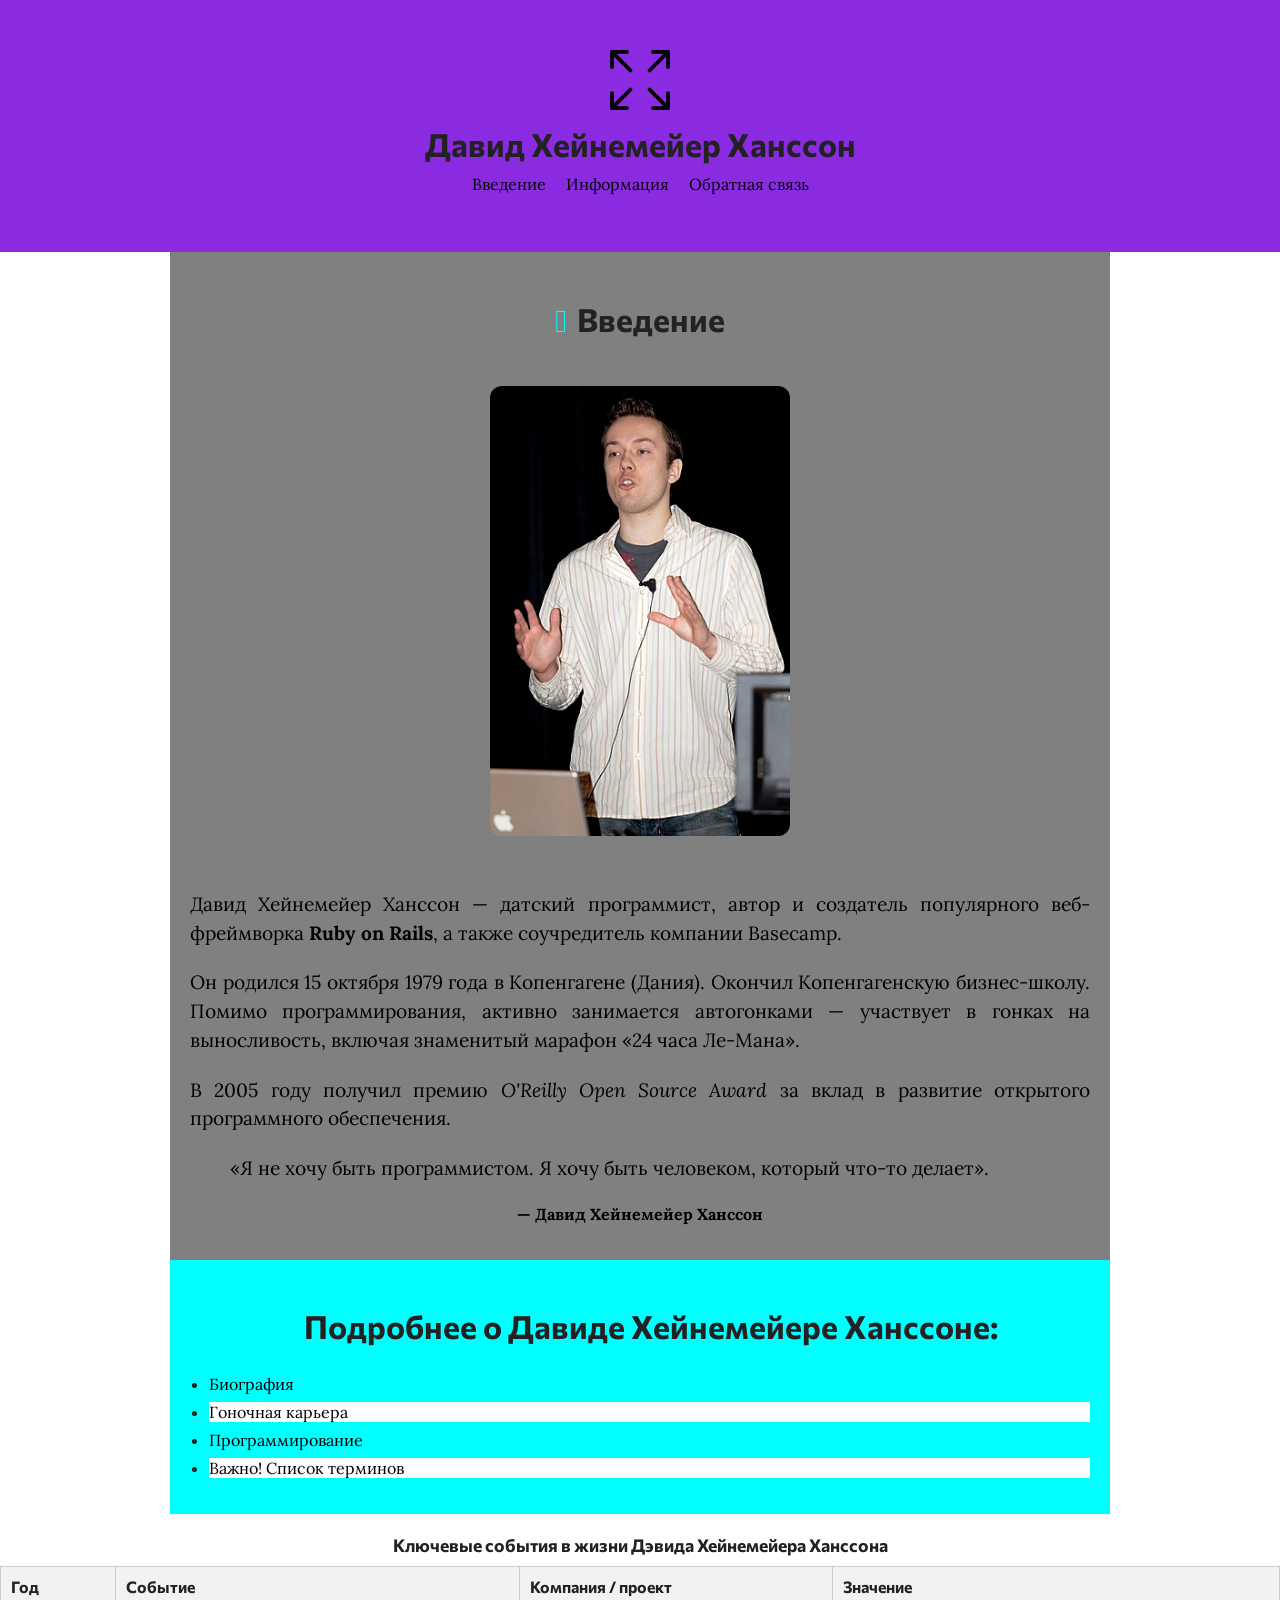
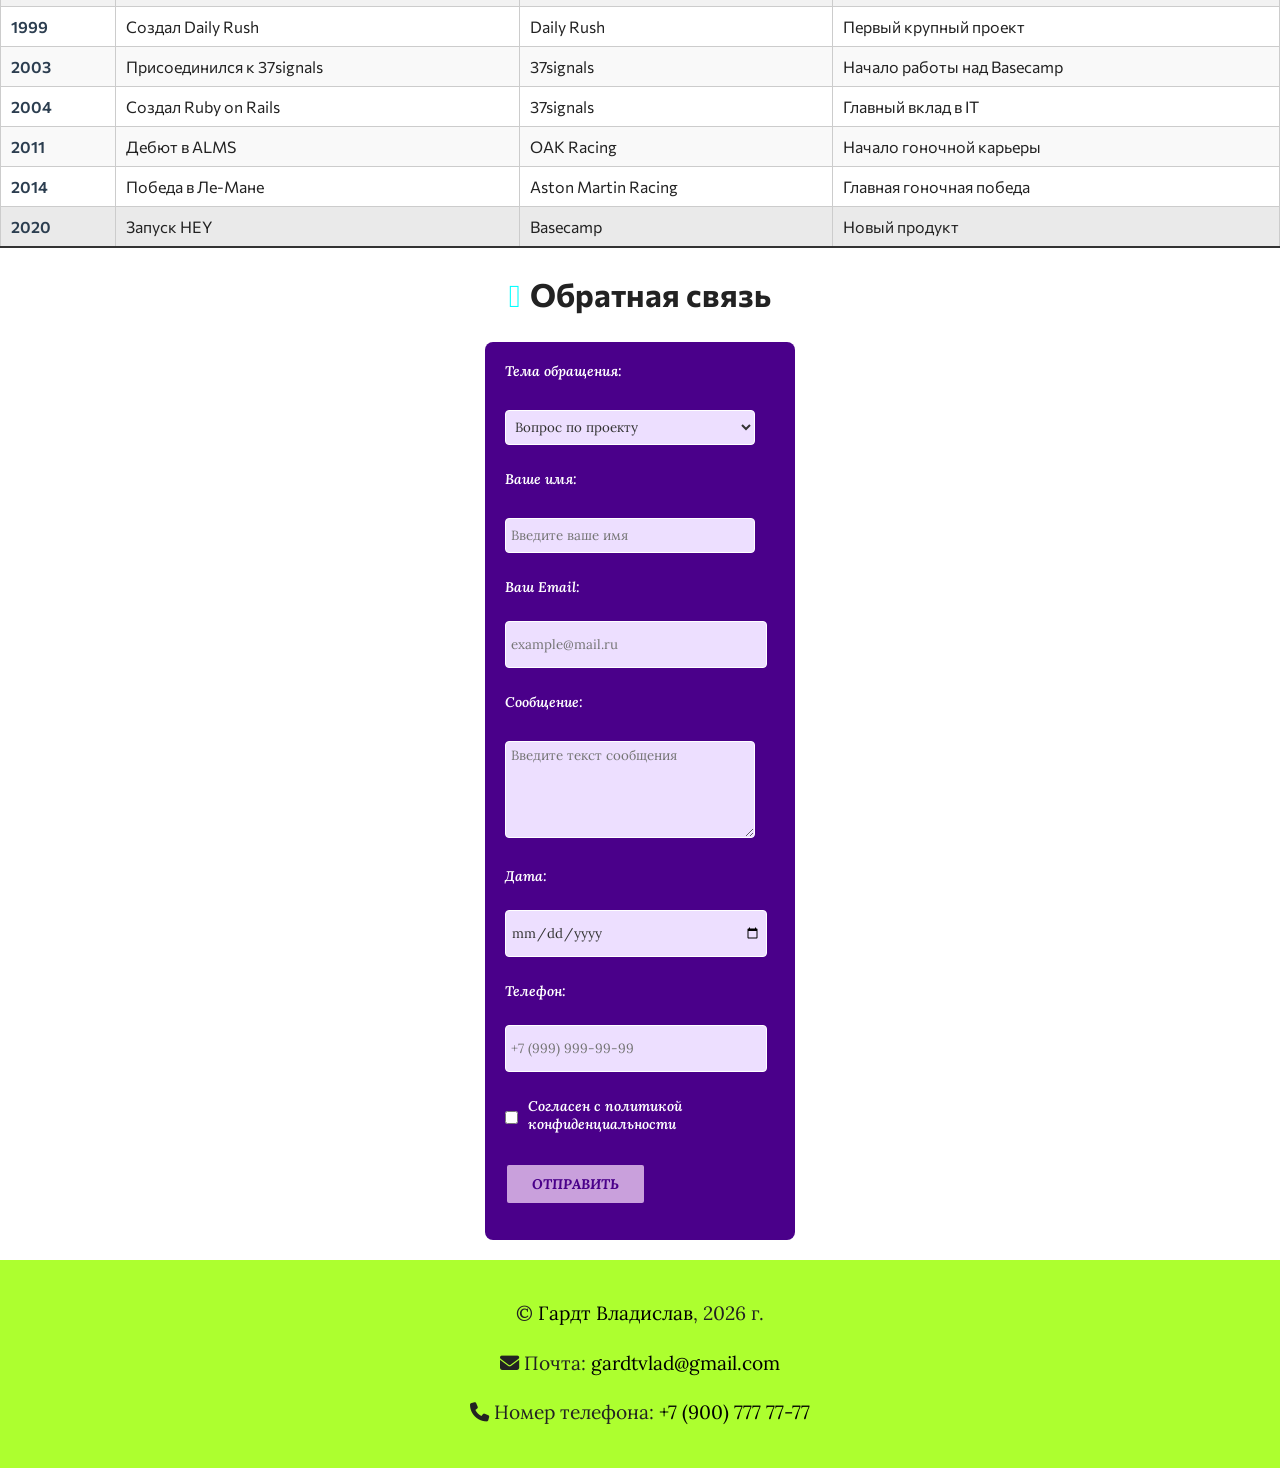
<file: index.html>
<!DOCTYPE html>
<html lang="ru">

<head>
    <meta charset="UTF-8">
    <meta http-equiv="X-UA-Compatible" content="IE=edge">
    <meta name="viewport" content="width=device-width, initial-scale=1.0, ya-title=#000000, ya-dock=fade">
    <meta name="description"
        content="Сайт о Дэвиде Хейнемейере Ханссоне — программисте, создателе Ruby on Rails и авторе книг.">
    <meta name="keywords" content="Дэвид Хейнемейер Ханссон, Ruby on Rails, Basecamp, программирование, гонки">
    <title>Давид Хейнемейер Ханссон — сайт об учёном</title>
    <meta property="og:title" content="Давид Хейнемейер Ханссон — сайт об учёном">
    <meta property="og:site_name" content="Сайт о Давиде Хейнемейере Ханссоне">
    <meta property="og:url" content="https://site.ru/index.html">
    <meta property="og:description"
        content="Сайт о Дэвиде Хейнемейере Ханссоне — программисте, создателе Ruby on Rails и авторе книг.">
    <meta property="og:image" content="https://site.ru/img/share.jpg">
    <!-- Chrome, Firefox OS and Opera -->
    <meta name="theme-color" content="#4285f4">
    <!-- Windows Phone -->
    <meta name="msapplication-navbutton-color" content="#4285f4">
    <!-- iOS Safari -->
    <meta name="apple-mobile-web-app-capable" content="yes">
    <meta name="apple-mobile-web-app-status-bar-style" content="black-translucent">
    <link rel="preconnect" href="https://fonts.googleapis.com">
    <link rel="preconnect" href="https://fonts.gstatic.com" crossorigin>
    <link
        href="https://fonts.googleapis.com/css2?family=Commissioner:wght@100..900&family=Lora:ital,wght@0,400..700;1,400..700&display=swap"
        rel="stylesheet">
    <link rel="stylesheet" href="https://cdnjs.cloudflare.com/ajax/libs/font-awesome/6.5.1/css/all.min.css">
    <link rel="stylesheet" href="css/style.css">
    <link rel="icon" type="image/ico" sizes="32x32" href="img/favicon.ico">
    <link rel="icon" type="image/ico" sizes="16x16" href="img/favicon.ico">
    <link rel="shortcut icon" href="img/favicon.ico">
</head>

<body>
    <header>
        <img class="logo" src="img/logo.svg" alt="Логотип сайта">
        <h1>Давид Хейнемейер Ханссон</h1>
        <nav>
            <ul>
                <li><a href="#about">Введение</a>
                </li>
                <li><a href="#info">Информация</a>
                </li>
                <li><a href="#feedback">Обратная связь</a>
                </li>
            </ul>
        </nav>
    </header>
    <main>
        <section class="about" id="about">
            <h2>Введение</h2>
            <img class="portrait" src="img/David_Heinemeier_Hansson.jpg" alt="Портрет Давида Хейнемейера Ханссона">
            <p>
                Давид Хейнемейер Ханссон — датский программист, автор и
                создатель популярного веб-фреймворка <strong>Ruby on Rails</strong>,
                а также соучредитель компании Basecamp.
            </p>
            <p>
                Он родился <time datetime="1979-10-15">15 октября 1979 года</time>
                в Копенгагене (Дания). Окончил Копенгагенскую бизнес-школу.
                Помимо программирования, активно занимается автогонками —
                участвует в гонках на выносливость, включая знаменитый
                марафон «24 часа Ле-Мана».
            </p>
            <p>
                В 2005 году получил премию <em>O'Reilly Open Source Award</em>
                за вклад в развитие открытого программного обеспечения.
            </p>
            <blockquote>
                <p>«Я не хочу быть программистом. Я хочу быть человеком, который что-то делает».</p>
                <cite>— Давид Хейнемейер Ханссон</cite>
            </blockquote>
        </section>
        <section class="articles" id="info">
            <h2>Подробнее о Давиде Хейнемейере Ханссоне:</h2>
            <ul>
                <li><a href="article1.html">Биография</a></li>
                <li><a href="article2.html">Гоночная карьера</a></li>
                <li><a href="article3.html">Программирование</a></li>
                <li><a href="article4.html">Список терминов</a></li>
            </ul>
        </section>
        <table>
            <caption>Ключевые события в жизни Дэвида Хейнемейера Ханссона</caption>
            <thead>
                <tr>
                    <th>Год</th>
                    <th>Событие</th>
                    <th>Компания / проект</th>
                    <th>Значение</th>
                </tr>
            </thead>
            <tbody>
                <tr>
                    <td>1999</td>
                    <td>Создал Daily Rush</td>
                    <td>Daily Rush</td>
                    <td>Первый крупный проект</td>
                </tr>
                <tr>
                    <td>2003</td>
                    <td>Присоединился к 37signals</td>
                    <td>37signals</td>
                    <td>Начало работы над Basecamp</td>
                </tr>
                <tr>
                    <td>2004</td>
                    <td>Создал Ruby on Rails</td>
                    <td>37signals</td>
                    <td>Главный вклад в IT</td>
                </tr>
                <tr>
                    <td>2011</td>
                    <td>Дебют в ALMS</td>
                    <td>OAK Racing</td>
                    <td>Начало гоночной карьеры</td>
                </tr>
                <tr>
                    <td>2014</td>
                    <td>Победа в Ле-Мане</td>
                    <td>Aston Martin Racing</td>
                    <td>Главная гоночная победа</td>
                </tr>
                <tr>
                    <td>2020</td>
                    <td>Запуск HEY</td>
                    <td>Basecamp</td>
                    <td>Новый продукт</td>
                </tr>
            </tbody>
        </table>
        <section id="feedback">
            <h2>Обратная связь</h2>
            <form id="contact-form" action="#" method="post">
                <div class="form_item">
                    <label for="topic">Тема обращения:</label><br>
                    <select id="topic" name="topic" required>
                        <option value="question">Вопрос по проекту</option>
                        <option value="cooperation">Предложение о сотрудничестве</option>
                        <option value="error">Сообщить об ошибке</option>
                    </select>
                </div>
                <div class="form_item">
                    <label for="username">Ваше имя:</label><br>
                    <input type="text" id="username" name="username" placeholder="Введите ваше имя" required>
                </div>
                <div class="form_item">
                    <label for="useremail">Ваш Email:</label><br>
                    <input type="email" id="useremail" name="useremail" placeholder="example@mail.ru" required>
                </div>
                <div class="form_item">
                    <label for="message">Сообщение:</label><br>
                    <textarea id="message" name="message" rows="5" cols="30" placeholder="Введите текст сообщения"
                        required></textarea>
                </div>
                <div class="form_item">
                    <label for="date">Дата:</label><br>
                    <input type="date" id="date" name="date" required>
                </div>
                <div class="form_item">
                    <label for="tel">Телефон:</label><br>
                    <input type="tel" id="tel" name="tel" placeholder="+7 (999) 999-99-99" required>
                </div>
                <div class="form_item checkbox-item">
                    <input type="checkbox" id="privacy" name="privacy" required>
                    <label for="privacy">Согласен с политикой конфиденциальности</label>
                </div>

                <div class="form_item">
                    <input type="submit" value="Отправить">
                </div>
            </form>
        </section>
    </main>
    <footer>
        <p>&copy; <a target="_blank" href="https://vk.ru/jordgubbe">Гардт Владислав</a>, 2026 г.</p>
        <p><i class="fa-solid fa-envelope"></i> Почта: <a href="mailto:gardtvlad@gmail.com">gardtvlad@gmail.com</a></p>
        <p><i class="fa-solid fa-phone"></i> Номер телефона: <a href="tel:+79007777777">+7 (900) 777 77-77</a></p>
    </footer>
</body>

</html>
</file>
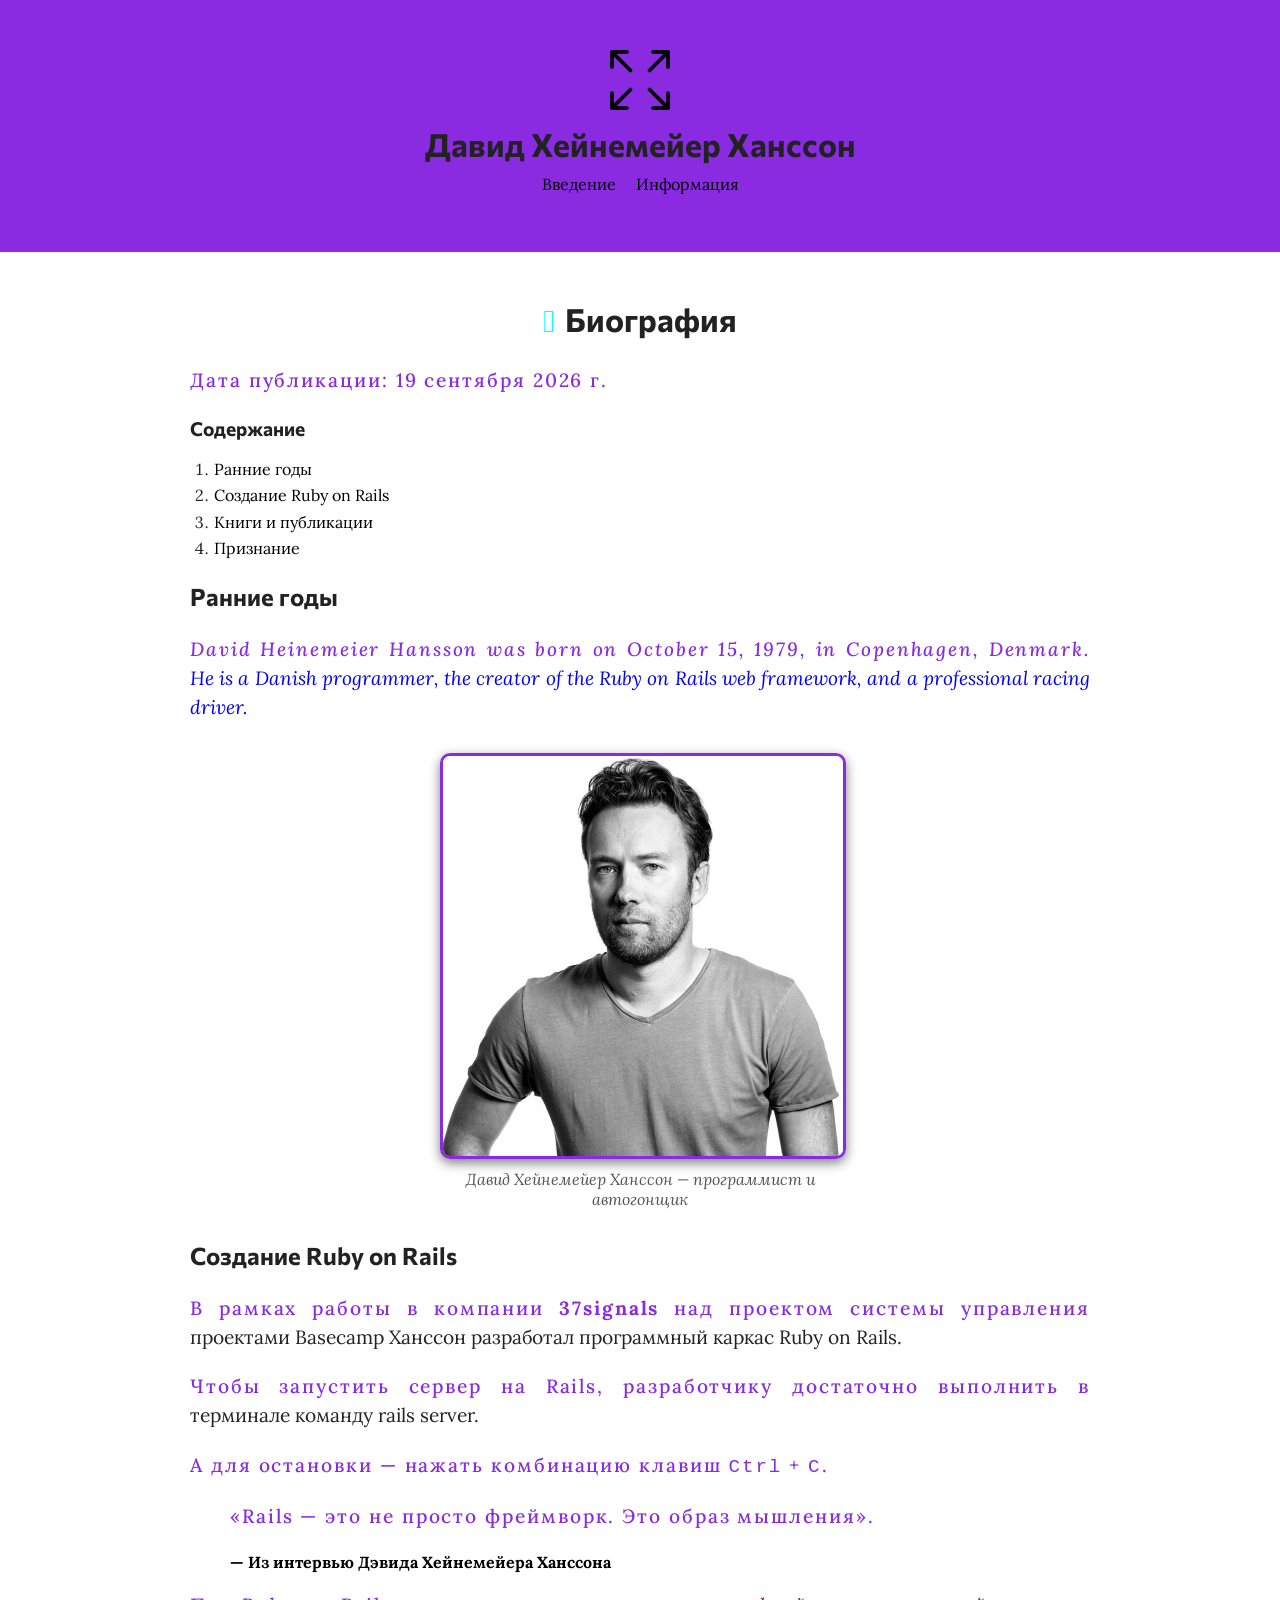
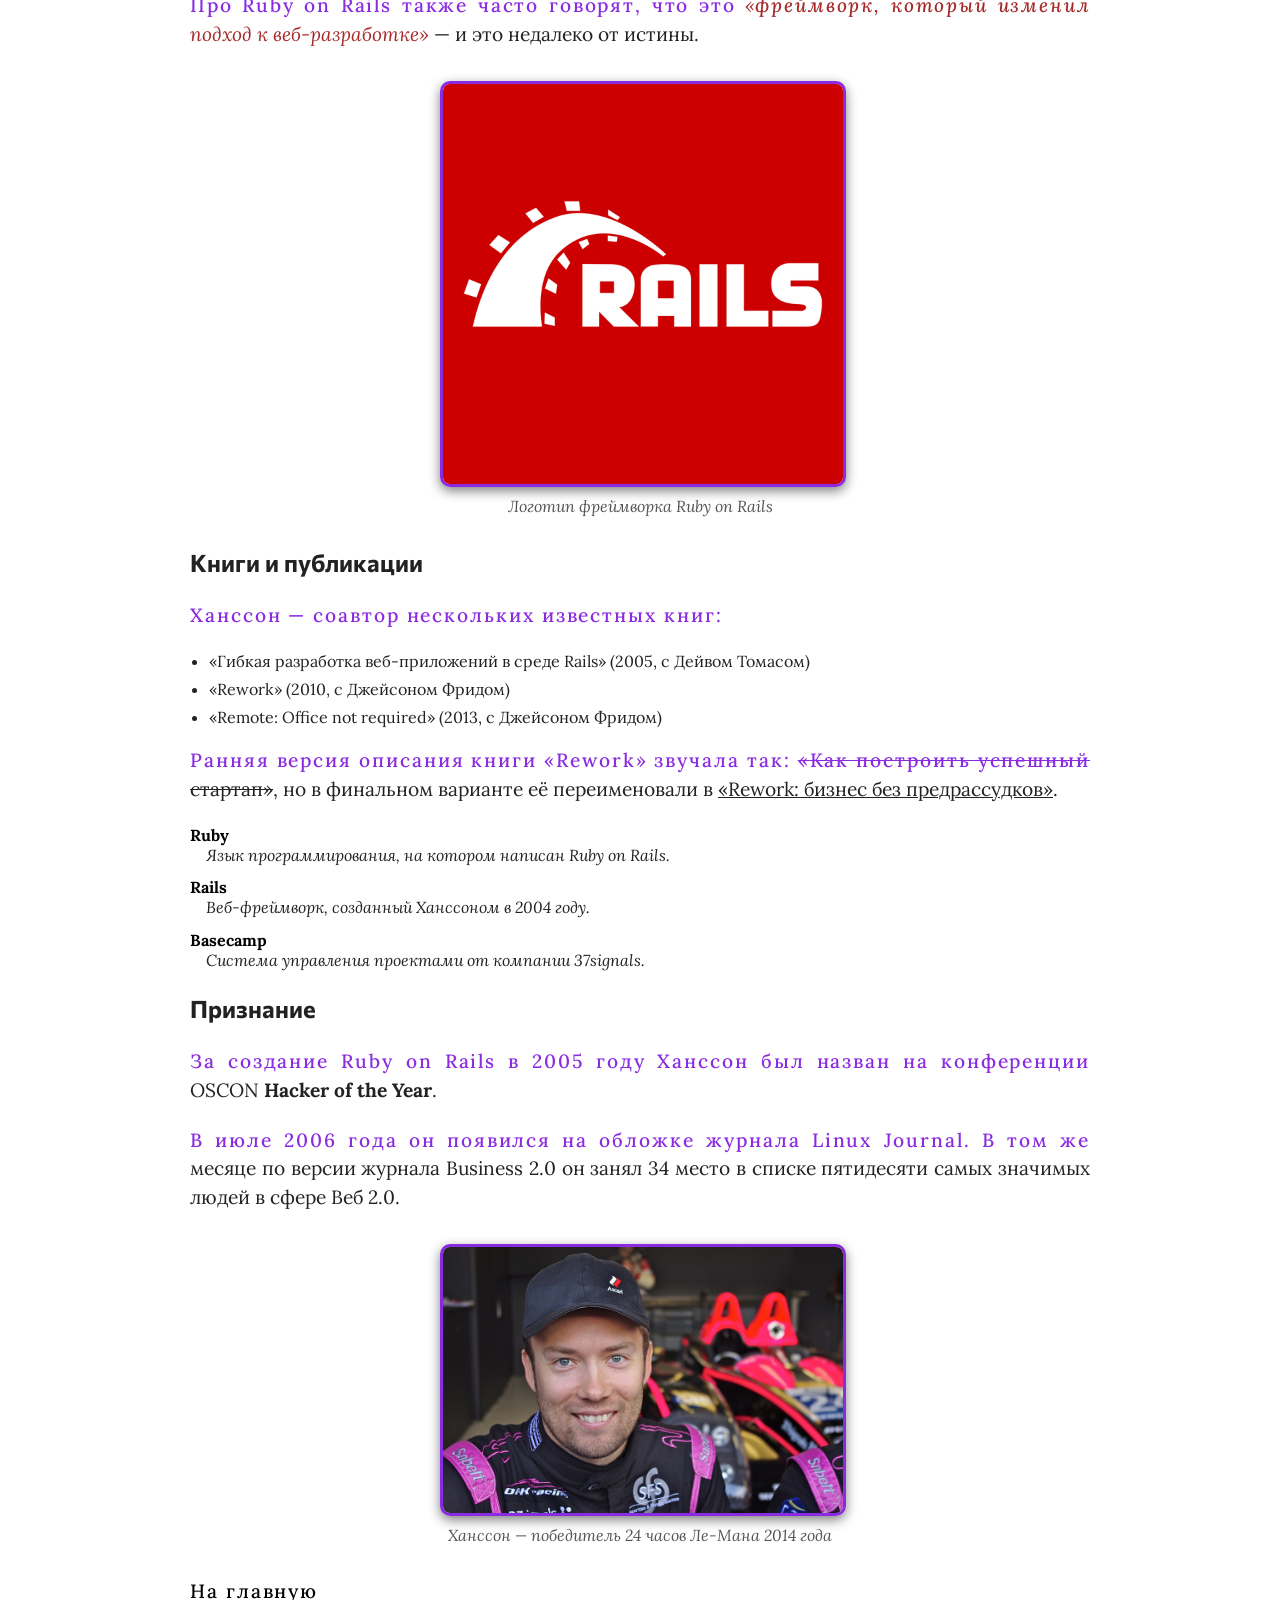
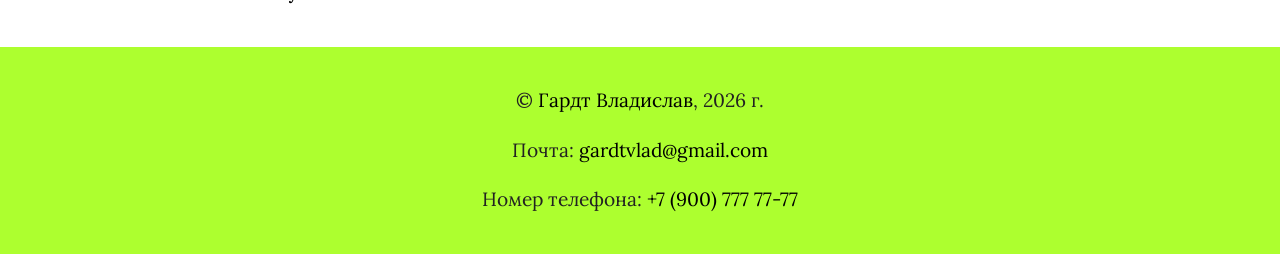
<file: article1.html>
<!DOCTYPE html>
<html lang="ru">

<head>
    <meta charset="UTF-8">
    <meta http-equiv="X-UA-Compatible" content="IE=edge">
    <meta name="viewport" content="width=device-width, initial-scale=1.0, ya-title=#000000, ya-dock=fade">
    <meta name="description"
        content="Биография Дэвида Хейнемейера Ханссона: ранние годы, создание Ruby on Rails, книги и признание.">
    <meta name="keywords" content="Хейнемейер Ханссон, гонки, Ле-Ман, ALMS, автоспорт">
    <title>Гоночная карьера Давида Хейнемейера Ханссона</title>
    <meta property="og:title" content="Биография Дэвида Хейнемейера Ханссона">
    <meta property="og:site_name" content="Сайт о Давиде Хейнемейере Ханссоне">
    <meta property="og:url" content="https://site.ru/article1.html">
    <meta property="og:description"
        content="Биография Дэвида Хейнемейера Ханссона: ранние годы, создание Ruby on Rails, книги и признание.">
    <meta property="og:image" content="https://site.ru/img/share.jpg">
    <!-- Chrome, Firefox OS and Opera -->
    <meta name="theme-color" content="#4285f4">
    <!-- Windows Phone -->
    <meta name="msapplication-navbutton-color" content="#4285f4">
    <!-- iOS Safari -->
    <meta name="apple-mobile-web-app-capable" content="yes">
    <meta name="apple-mobile-web-app-status-bar-style" content="black-translucent">
    <link rel="preconnect" href="https://fonts.googleapis.com">
    <link rel="preconnect" href="https://fonts.gstatic.com" crossorigin>
    <link
        href="https://fonts.googleapis.com/css2?family=Commissioner:wght@100..900&family=Lora:ital,wght@0,400..700;1,400..700&display=swap"
        rel="stylesheet">
    <link rel="stylesheet" href="https://cdnjs.cloudflare.com/ajax/libs/font-awesome/6.5.1/css/all.min.css">
    <link rel="stylesheet" href="css/style.css">
    <link rel="icon" type="image/ico" sizes="32x32" href="img/favicon.ico">
    <link rel="icon" type="image/ico" sizes="16x16" href="img/favicon.ico">
    <link rel="shortcut icon" href="img/favicon.ico">
</head>

<body>
    <header>
        <img class="logo" src="img/logo.svg" alt="Логотип сайта">

        <h1>Давид Хейнемейер Ханссон</h1>
        <nav>
            <ul>
                <li><a href="index.html#about">Введение</a></li>
                <li><a href="index.html#info">Информация</a></li>
            </ul>
        </nav>
    </header>
    <main>
        <article>
            <h2>Биография</h2>
            <p>
                Дата публикации:
                <time datetime="2026-09-19">19 сентября 2026 г.</time>
            </p>
            <nav class="toc">
                <h3>Содержание</h3>
                <ol>
                    <li><a href="#early-years">Ранние годы</a></li>
                    <li><a href="#rails">Создание Ruby on Rails</a></li>
                    <li><a href="#books">Книги и публикации</a></li>
                    <li><a href="#recognition">Признание</a></li>
                </ol>
            </nav>
            <section id="early-years">
                <h3>Ранние годы</h3>
                <p lang="en">
                    David Heinemeier Hansson was born on October 15, 1979, in Copenhagen, Denmark. He is a Danish
                    programmer, the creator of the Ruby on Rails web framework, and a professional racing driver.
                </p>

                <figure>
                    <img src="img/DHH-Profile-Headshot-Just-Get-Started-Podcast.png"
                        alt="Портрет Давида Хейнемейера Ханссона">
                    <figcaption>Давид Хейнемейер Ханссон — программист и автогонщик</figcaption>
                </figure>
            </section>

            <section id="rails">
                <h3>Создание Ruby on Rails</h3>
                <p>
                    В рамках работы в компании <strong>37signals</strong> над проектом системы
                    управления проектами Basecamp Ханссон разработал программный каркас
                    Ruby on Rails.
                </p>
                <p>
                    Чтобы запустить сервер на Rails, разработчику достаточно выполнить
                    в терминале команду rails server.
                </p>
                <p>
                    А для остановки — нажать комбинацию клавиш <kbd>Ctrl</kbd> + <kbd>C</kbd>.
                </p>
                <blockquote>
                    <p>«Rails — это не просто фреймворк. Это образ мышления».</p>
                    <cite>— Из интервью Дэвида Хейнемейера Ханссона</cite>
                </blockquote>
                <p>
                    Про Ruby on Rails также часто говорят, что это
                    <q>фреймворк, который изменил подход к веб-разработке</q>
                    — и это недалеко от истины.
                </p>
                <figure><img src="img/f52c36a5909a9d619c671c031c501563.png" alt="Логотип фреймворка Ruby on Rails">
                    <figcaption>Логотип фреймворка Ruby on Rails</figcaption>
                </figure>
            </section>
            <section id="books">
                <h3>Книги и публикации</h3>
                <p>
                    Ханссон — соавтор нескольких известных книг:
                </p>
                <ul>
                    <li>«Гибкая разработка веб-приложений в среде Rails» (2005, с Дейвом Томасом)</li>
                    <li>«Rework» (2010, с Джейсоном Фридом)</li>
                    <li>«Remote: Office not required» (2013, с Джейсоном Фридом)</li>
                </ul>
                <p>
                    Ранняя версия описания книги «Rework» звучала так:
                    <del>«Как построить успешный стартап»</del>,
                    но в финальном варианте её переименовали в
                    <ins>«Rework: бизнес без предрассудков»</ins>.
                </p>
                <dl>
                    <dt>Ruby</dt>
                    <dd>Язык программирования, на котором написан Ruby on Rails.</dd>

                    <dt>Rails</dt>
                    <dd>Веб-фреймворк, созданный Ханссоном в 2004 году.</dd>

                    <dt>Basecamp</dt>
                    <dd>Система управления проектами от компании 37signals.</dd>
                </dl>
            </section>
            <section id="recognition">
                <h3>Признание</h3>
                <p>
                    За создание Ruby on Rails в <time datetime="2005">2005</time> году
                    Ханссон был назван на конференции OSCON
                    <strong>Hacker of the Year</strong>.
                </p>
                <p>
                    В <time datetime="2006-07">июле 2006 года</time> он появился
                    на обложке журнала Linux Journal. В том же месяце
                    по версии журнала Business 2.0 он занял
                    34 место в списке пятидесяти самых значимых
                    людей в сфере Веб 2.0.
                </p>
                <figure>
                    <img src="img/David_Heinemeier_Hansson_Driver_of_Oak_Racing's_Morgan_Nissan_(8667991007).jpg"
                        alt="Давид Хейнемейер Ханссон на гонке 24 часа Ле-Мана">
                    <figcaption>Ханссон — победитель 24 часов Ле-Мана 2014 года</figcaption>
                </figure>
            </section>
            <p><a href="index.html">На главную</a></p>
        </article>
    </main>
    <footer>
        <p>&copy; <a target="_blank" href="https://vk.ru/jordgubbe">Гардт Владислав</a>, 2026 г.</p>
        <p>Почта: <a href="mailto:gardtvlad@gmail.com">gardtvlad@gmail.com</a></p>
        <p>Номер телефона: <a href="tel:+79007777777">+7 (900) 777 77-77</a></p>
    </footer>
</body>

</html>
</file>
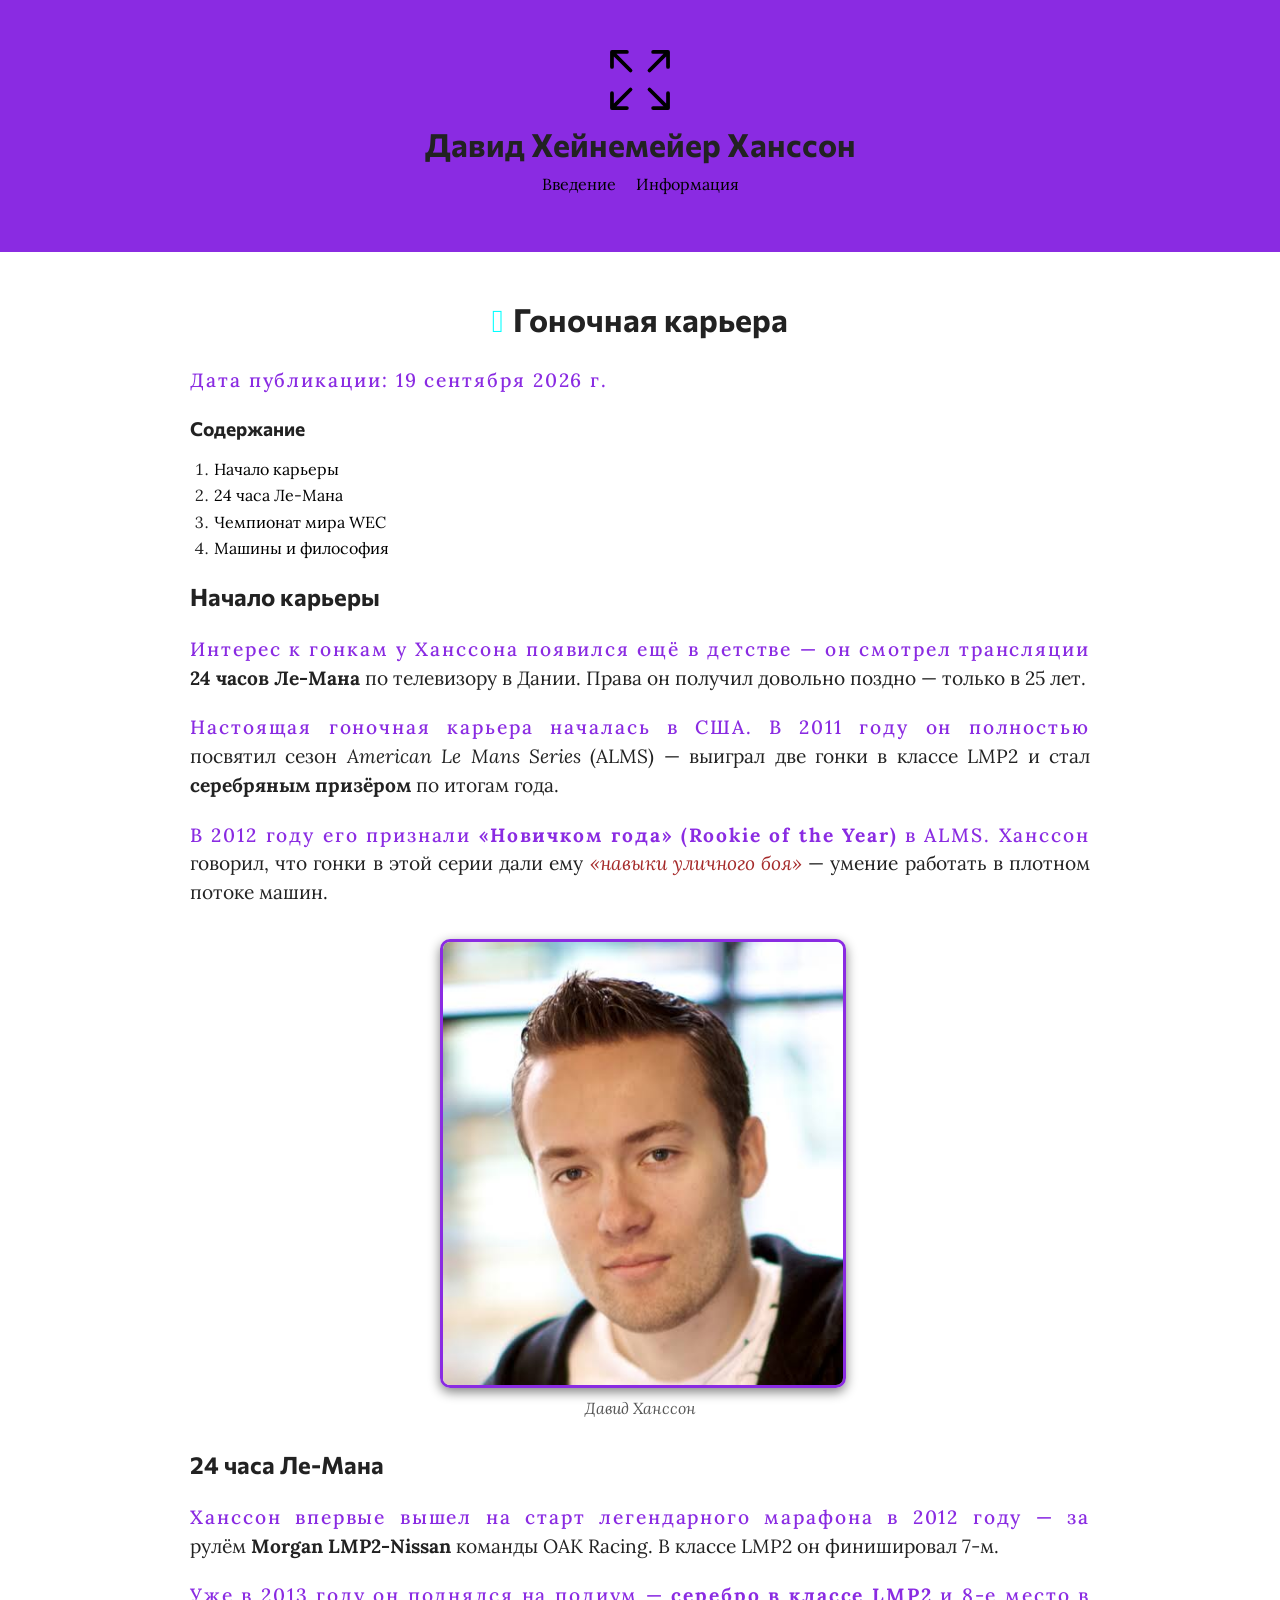
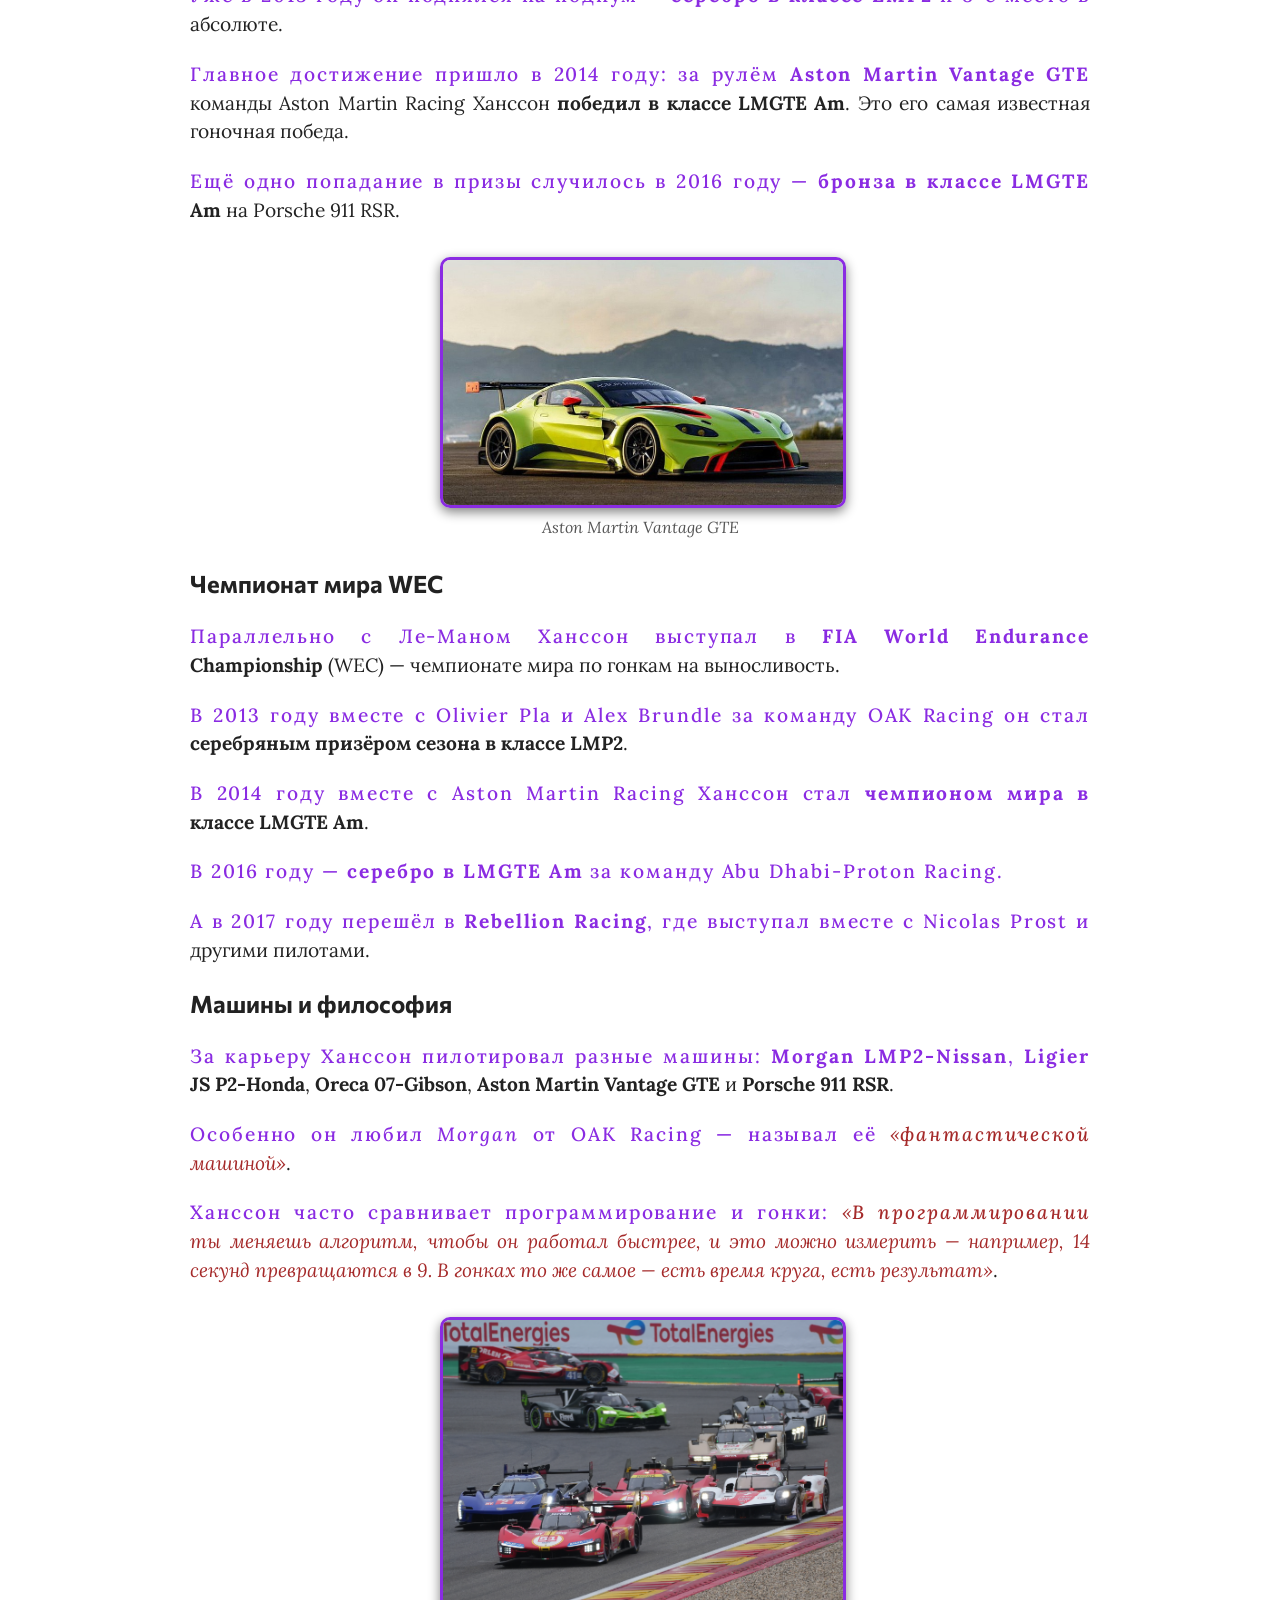
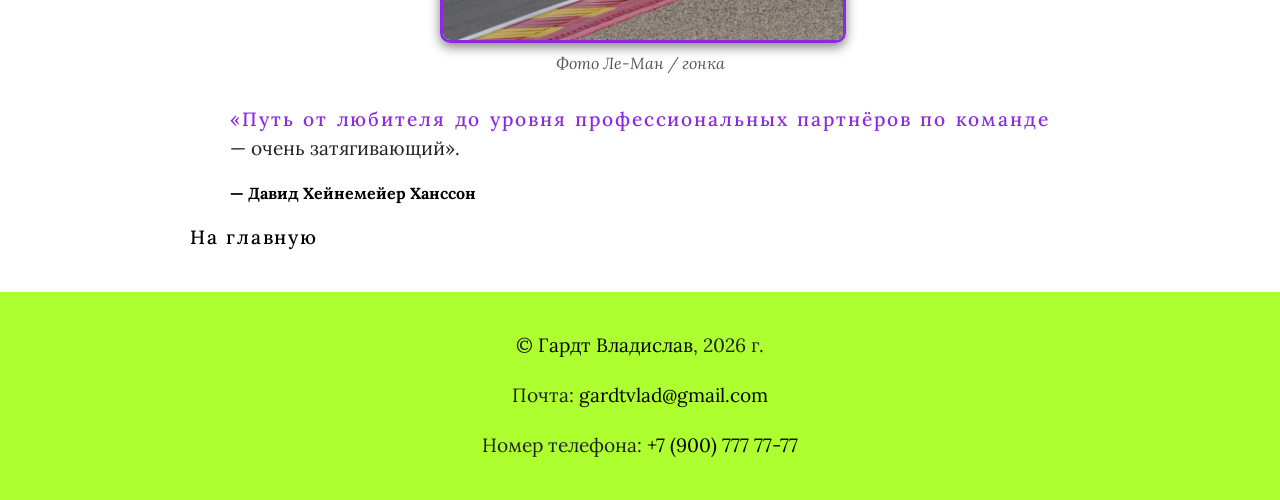
<file: article2.html>
<!DOCTYPE html>
<html lang="ru">

<head>
    <meta charset="UTF-8">
    <meta http-equiv="X-UA-Compatible" content="IE=edge">
    <meta name="viewport" content="width=device-width, initial-scale=1.0, ya-title=#000000, ya-dock=fade">
    <meta name="description" content="Гоночная карьера Дэвида Хейнемейера Ханссона — 24 часа Ле-Мана, WEC, ALMS.">
    <meta name="keywords" content="Хейнемейер Ханссон, гонки, Ле-Ман, WEC, ALMS, LMP2">
    <title>Гоночная карьера — Давид Хейнемейер Ханссон</title>
    <meta property="og:title" content="Гоночная карьера — Давид Хейнемейер Ханссон">
    <meta property="og:site_name" content="Сайт о Давиде Хейнемейере Ханссоне">
    <meta property="og:url" content="https://site.ru/article2.html">
    <meta property="og:description"
        content="Гоночная карьера Дэвида Хейнемейера Ханссона — 24 часа Ле-Мана, WEC, ALMS.">
    <meta property="og:image" content="https://site.ru/img/share.jpg">
    <!-- Chrome, Firefox OS and Opera -->
    <meta name="theme-color" content="#4285f4">
    <!-- Windows Phone -->
    <meta name="msapplication-navbutton-color" content="#4285f4">
    <!-- iOS Safari -->
    <meta name="apple-mobile-web-app-capable" content="yes">
    <meta name="apple-mobile-web-app-status-bar-style" content="black-translucent">
    <link rel="preconnect" href="https://fonts.googleapis.com">
    <link rel="preconnect" href="https://fonts.gstatic.com" crossorigin>
    <link
        href="https://fonts.googleapis.com/css2?family=Commissioner:wght@100..900&family=Lora:ital,wght@0,400..700;1,400..700&display=swap"
        rel="stylesheet">
    <link rel="stylesheet" href="https://cdnjs.cloudflare.com/ajax/libs/font-awesome/6.5.1/css/all.min.css">
    <link rel="stylesheet" href="css/style.css">
    <link rel="icon" type="image/ico" sizes="32x32" href="img/favicon.ico">
    <link rel="icon" type="image/ico" sizes="16x16" href="img/favicon.ico">
    <link rel="shortcut icon" href="img/favicon.ico">
</head>

<body>
    <header>
        <img class="logo" src="img/logo.svg" alt="Логотип сайта">
        <h1>Давид Хейнемейер Ханссон</h1>
        <nav>
            <ul>
                <li><a href="index.html#about">Введение</a></li>
                <li><a href="index.html#info">Информация</a></li>
            </ul>
        </nav>
    </header>
    <main>
        <article>
            <h2>Гоночная карьера</h2>
            <p>
                Дата публикации:
                <time datetime="2026-09-19">19 сентября 2026 г.</time>
            </p>
            <nav class="toc">
                <h3>Содержание</h3>
                <ol>
                    <li><a href="#early-career">Начало карьеры</a></li>
                    <li><a href="#le-mans">24 часа Ле-Мана</a></li>
                    <li><a href="#wec">Чемпионат мира WEC</a></li>
                    <li><a href="#cars">Машины и философия</a></li>
                </ol>
            </nav>
            <section id="early-career">
                <h3>Начало карьеры</h3>
                <p>
                    Интерес к гонкам у Ханссона появился ещё в детстве — он смотрел трансляции <strong>24 часов
                        Ле-Мана</strong> по телевизору в Дании. Права он получил довольно поздно — только в <time
                        datetime="2004">25 лет</time>.
                </p>
                <p>
                    Настоящая гоночная карьера началась в США. В <time datetime="2011">2011</time> году он полностью
                    посвятил сезон <em>American Le Mans Series</em> (ALMS) — выиграл две гонки в классе LMP2 и стал
                    <strong>серебряным призёром</strong> по итогам года.
                </p>
                <p>
                    В <time datetime="2012">2012</time> году его признали <strong>«Новичком года» (Rookie of the
                        Year)</strong> в ALMS. Ханссон говорил, что гонки в этой серии дали ему <q>навыки уличного
                        боя</q> — умение работать в плотном потоке машин.
                </p>
                <figure>
                    <img src="img/images.jpg" alt="Давид Ханссон">
                    <figcaption>Давид Ханссон</figcaption>
                </figure>
            </section>
            <section id="le-mans">
                <h3>24 часа Ле-Мана</h3>
                <p>
                    Ханссон впервые вышел на старт легендарного марафона в <time datetime="2012">2012</time> году — за
                    рулём <strong>Morgan LMP2-Nissan</strong> команды OAK Racing. В классе LMP2 он финишировал 7-м.
                </p>
                <p>
                    Уже в <time datetime="2013">2013</time> году он поднялся на подиум — <strong>серебро в классе
                        LMP2</strong> и 8-е место в абсолюте.
                </p>
                <p>
                    Главное достижение пришло в <time datetime="2014">2014</time> году: за рулём <strong>Aston Martin
                        Vantage GTE</strong> команды Aston Martin Racing Ханссон <strong>победил в классе LMGTE
                        Am</strong>. Это его самая известная гоночная победа.
                </p>
                <p>
                    Ещё одно попадание в призы случилось в <time datetime="2016">2016</time> году — <strong>бронза в
                        классе LMGTE Am</strong> на Porsche 911 RSR.
                </p>
                <figure>
                    <img src="img/aston-martin-vantage-gte-1.jpg" alt="Астон мартин">
                    <figcaption>Aston Martin Vantage GTE</figcaption>
                </figure>
            </section>
            <section id="wec">
                <h3>Чемпионат мира WEC</h3>
                <p>
                    Параллельно с Ле-Маном Ханссон выступал в <strong>FIA World Endurance Championship</strong> (WEC) —
                    чемпионате мира по гонкам на выносливость.
                </p>
                <p>
                    В <time datetime="2013">2013</time> году вместе с Olivier Pla и Alex Brundle за команду OAK Racing
                    он стал <strong>серебряным призёром сезона в классе LMP2</strong>.
                </p>
                <p>
                    В <time datetime="2014">2014</time> году вместе с Aston Martin Racing Ханссон стал <strong>чемпионом
                        мира в классе LMGTE Am</strong>.
                </p>
                <p>
                    В <time datetime="2016">2016</time> году — <strong>серебро в LMGTE Am</strong> за команду Abu
                    Dhabi-Proton Racing.
                </p>
                <p>
                    А в <time datetime="2017">2017</time> году перешёл в <strong>Rebellion Racing</strong>, где выступал
                    вместе с Nicolas Prost и другими пилотами.
                </p>
            </section>
            <section id="cars">
                <h3>Машины и философия</h3>
                <p>
                    За карьеру Ханссон пилотировал разные машины: <strong>Morgan LMP2-Nissan</strong>, <strong>Ligier JS
                        P2-Honda</strong>, <strong>Oreca 07-Gibson</strong>, <strong>Aston Martin Vantage GTE</strong> и
                    <strong>Porsche 911 RSR</strong>.
                </p>
                <p>
                    Особенно он любил <em>Morgan</em> от OAK Racing — называл её <q>фантастической машиной</q>.
                </p>
                <p>
                    Ханссон часто сравнивает программирование и гонки: <q>В программировании ты меняешь алгоритм, чтобы
                        он работал быстрее, и это можно измерить — например, 14 секунд превращаются в 9. В гонках то же
                        самое — есть время круга, есть результат</q>.
                </p>
                <figure>
                    <img src="img/photo_le-mans.jpg" alt="Фото Ле-Ман / гонка">
                    <figcaption>Фото Ле-Ман / гонка</figcaption>
                </figure>
                <blockquote>
                    <p>
                        «Путь от любителя до уровня профессиональных партнёров по команде — очень затягивающий».
                    </p>
                    <cite>— Давид Хейнемейер Ханссон</cite>
                </blockquote>
            </section>
            <p><a href="index.html">На главную</a></p>
        </article>
    </main>
    <footer>
        <p>&copy; <a target="_blank" href="https://vk.ru/jordgubbe">Гардт Владислав</a>, 2026 г.</p>
        <p>Почта: <a href="mailto:gardtvlad@gmail.com">gardtvlad@gmail.com</a></p>
        <p>Номер телефона: <a href="tel:+79007777777">+7 (900) 777 77-77</a></p>
    </footer>
</body>

</html>
</file>
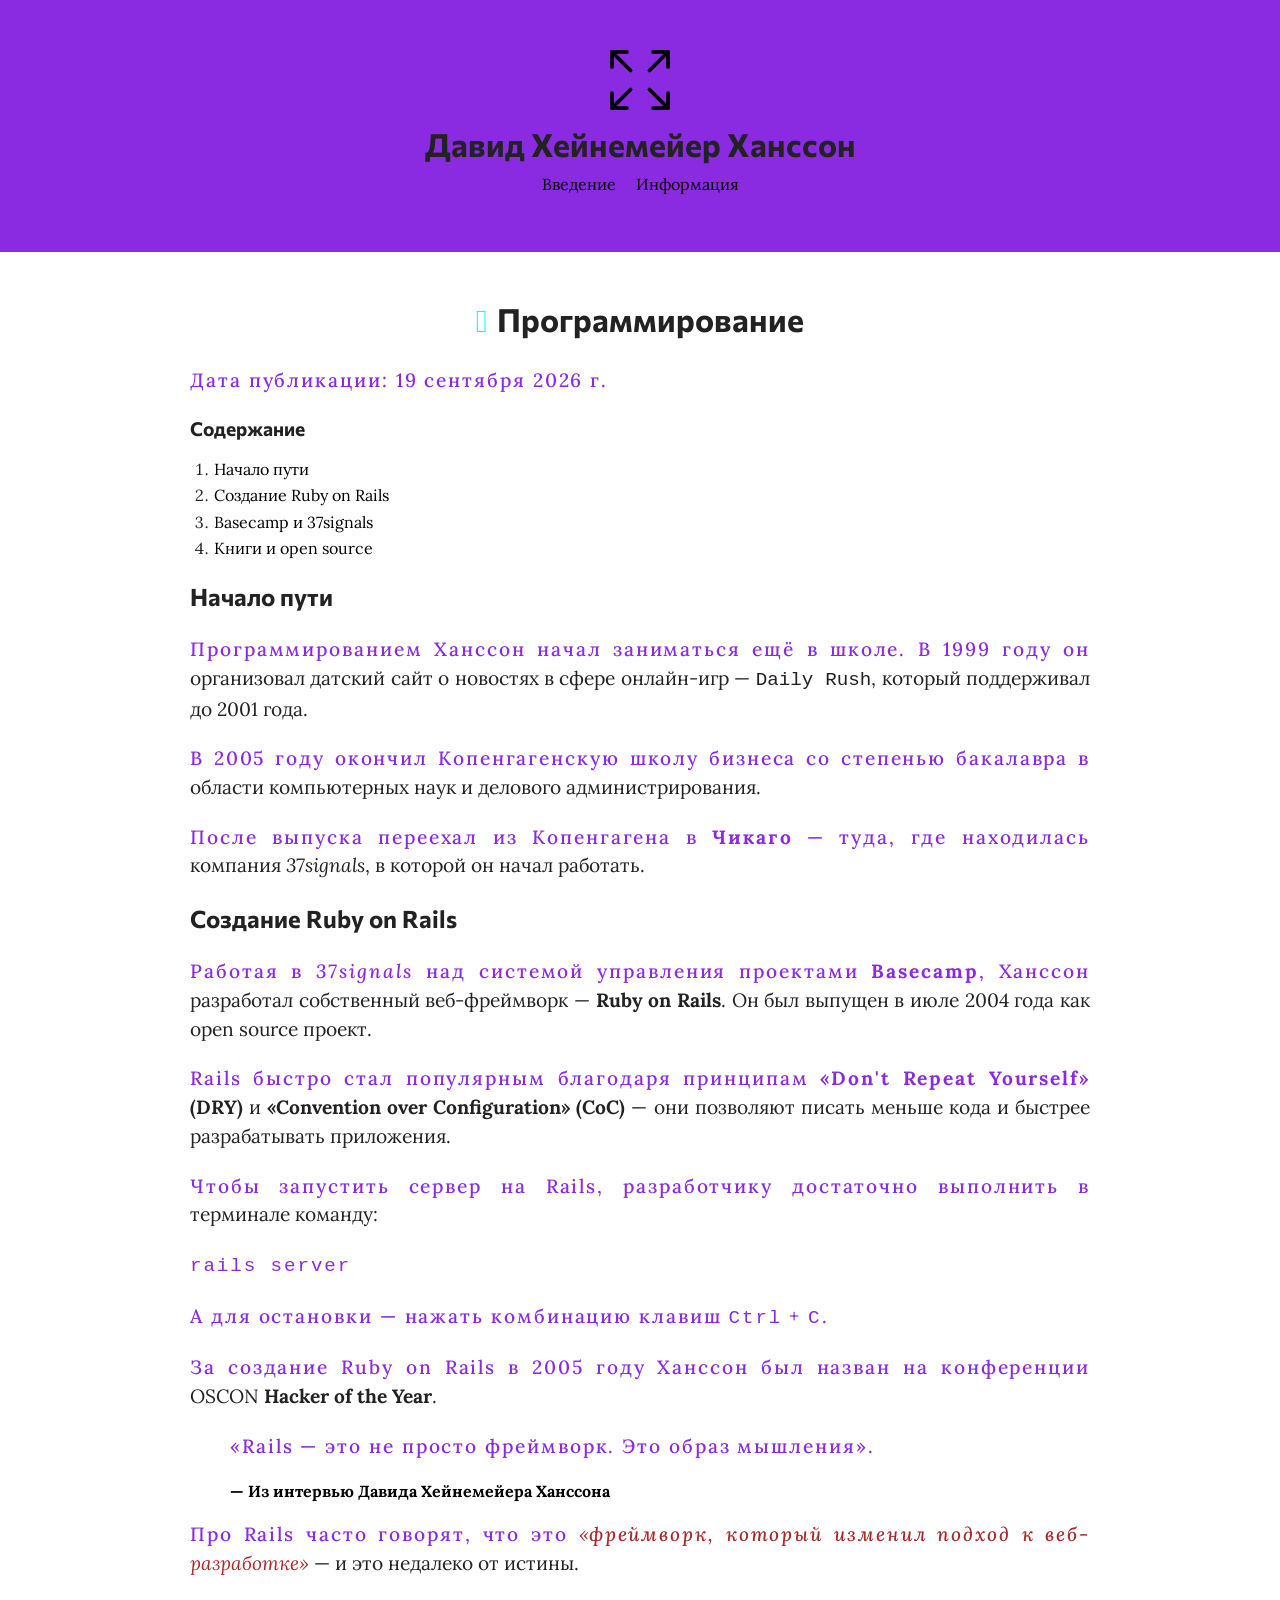
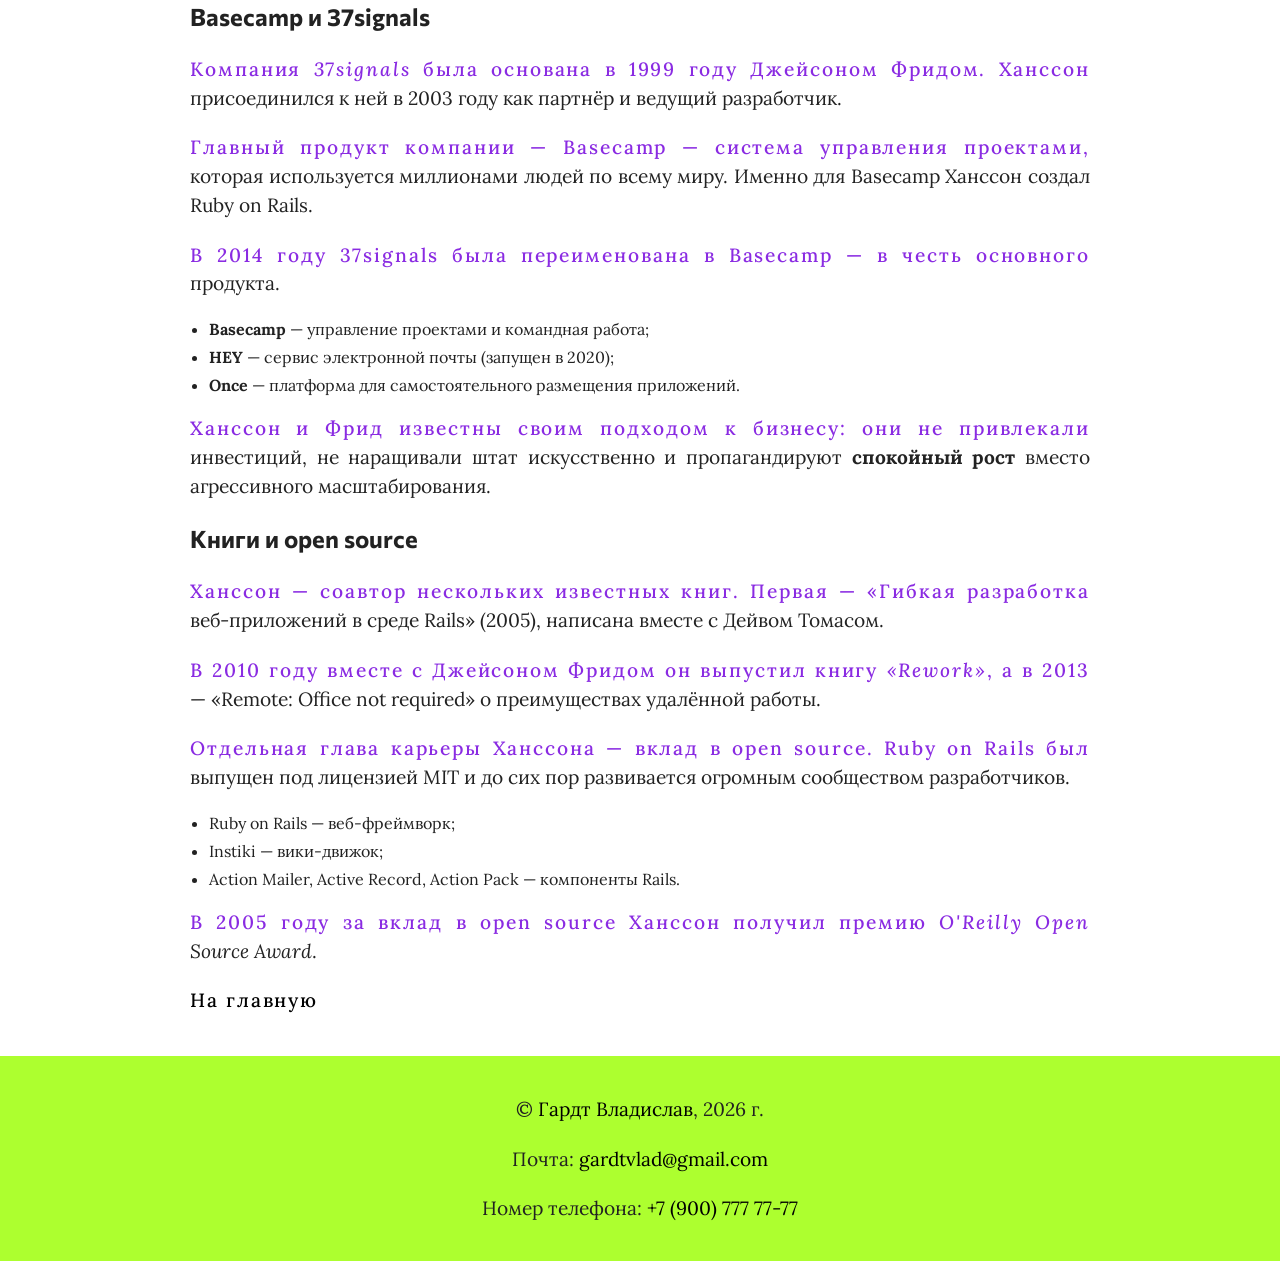
<file: article3.html>
<!DOCTYPE html>
<html lang="ru">

<head>
    <meta charset="UTF-8">
    <meta http-equiv="X-UA-Compatible" content="IE=edge">
    <meta name="viewport" content="width=device-width, initial-scale=1.0, ya-title=#000000, ya-dock=fade">
    <meta name="description"
        content="Программирование и Ruby on Rails: как Дэвид Хейнемейер Ханссон создал популярный веб-фреймворк.">
    <meta name="keywords" content="Ruby on Rails, программирование, фреймворк, Basecamp, 37signals">
    <title>Программирование — Давид Хейнемейер Ханссон</title>
    <meta property="og:title" content="Программирование — Давид Хейнемейер Ханссон">
    <meta property="og:site_name" content="Сайт о Давиде Хейнемейере Ханссоне">
    <meta property="og:url" content="https://site.ru/article3.html">
    <meta property="og:description"
        content="Программирование и Ruby on Rails: как Дэвид Хейнемейер Ханссон создал популярный веб-фреймворк.">
    <meta property="og:image" content="https://site.ru/img/share.jpg">
    <!-- Chrome, Firefox OS and Opera -->
    <meta name="theme-color" content="#4285f4">
    <!-- Windows Phone -->
    <meta name="msapplication-navbutton-color" content="#4285f4">
    <!-- iOS Safari -->
    <meta name="apple-mobile-web-app-capable" content="yes">
    <meta name="apple-mobile-web-app-status-bar-style" content="black-translucent">
    <link rel="preconnect" href="https://fonts.googleapis.com">
    <link rel="preconnect" href="https://fonts.gstatic.com" crossorigin>
    <link
        href="https://fonts.googleapis.com/css2?family=Commissioner:wght@100..900&family=Lora:ital,wght@0,400..700;1,400..700&display=swap"
        rel="stylesheet">
    <link rel="stylesheet" href="https://cdnjs.cloudflare.com/ajax/libs/font-awesome/6.5.1/css/all.min.css">
    <link rel="stylesheet" href="css/style.css">
    <link rel="icon" type="image/ico" sizes="32x32" href="img/favicon.ico">
    <link rel="icon" type="image/ico" sizes="16x16" href="img/favicon.ico">
    <link rel="shortcut icon" href="img/favicon.ico">
</head>

<body>
    <header>
        <img class="logo" src="img/logo.svg" alt="Логотип сайта">
        <h1>Давид Хейнемейер Ханссон</h1>
        <nav>
            <ul>
                <li><a href="index.html#about">Введение</a></li>
                <li><a href="index.html#info">Информация</a></li>
            </ul>
        </nav>
    </header>
    <main>
        <article>
            <h2>Программирование</h2>
            <p>
                Дата публикации:
                <time datetime="2026-09-19">19 сентября 2026 г.</time>
            </p>
            <nav class="toc">
                <h3>Содержание</h3>
                <ol>
                    <li><a href="#early-programming">Начало пути</a></li>
                    <li><a href="#ruby-on-rails">Создание Ruby on Rails</a></li>
                    <li><a href="#basecamp">Basecamp и 37signals</a></li>
                    <li><a href="#books-opensource">Книги и open source</a></li>
                </ol>
            </nav>
            <section id="early-programming">
                <h3>Начало пути</h3>
                <p>Программированием Ханссон начал заниматься ещё в школе. В <time datetime="1999">1999</time> году он
                    организовал датский сайт о новостях в сфере онлайн-игр — <code>Daily Rush</code>, который
                    поддерживал до 2001 года.</p>
                <p>В <time datetime="2005">2005</time> году окончил Копенгагенскую школу бизнеса со степенью бакалавра в
                    области компьютерных наук и делового администрирования.</p>
                <p>После выпуска переехал из Копенгагена в <strong>Чикаго</strong> — туда, где находилась компания
                    <em>37signals</em>, в которой он начал работать.
                </p>
            </section>
            <section id="ruby-on-rails">
                <h3>Создание Ruby on Rails</h3>
                <p>
                    Работая в <em>37signals</em> над системой управления проектами <strong>Basecamp</strong>, Ханссон
                    разработал собственный веб-фреймворк — <strong>Ruby on Rails</strong>. Он был выпущен в <time
                        datetime="2004-07">июле 2004</time> года как open source проект.
                </p>
                <p>
                    Rails быстро стал популярным благодаря принципам <strong>«Don't Repeat Yourself» (DRY)</strong> и
                    <strong>«Convention over Configuration» (CoC)</strong> — они позволяют писать меньше кода и быстрее
                    разрабатывать приложения.
                </p>
                <p>
                    Чтобы запустить сервер на Rails, разработчику достаточно выполнить в терминале команду:
                </p>
                <p>
                    <code>rails server</code>
                </p>
                <p>
                    А для остановки — нажать комбинацию клавиш <kbd>Ctrl</kbd> + <kbd>C</kbd>.
                </p>
                <p>За создание Ruby on Rails в <time datetime="2005">2005</time> году Ханссон был назван на конференции
                    OSCON <strong>Hacker of the Year</strong>.
                </p>
                <blockquote>
                    <p>
                        «Rails — это не просто фреймворк. Это образ мышления».
                    </p>
                    <cite>— Из интервью Давида Хейнемейера Ханссона</cite>
                </blockquote>
                <p>
                    Про Rails часто говорят, что это <q>фреймворк, который изменил подход к веб-разработке</q> — и это
                    недалеко от истины.
                </p>
            </section>
            <section id="basecamp">
                <h3>Basecamp и 37signals</h3>
                <p>
                    Компания <em>37signals</em> была основана в <time datetime="1999">1999</time> году Джейсоном Фридом.
                    Ханссон присоединился к ней в <time datetime="2003">2003</time> году как партнёр и ведущий
                    разработчик.
                </p>
                <p>
                    Главный продукт компании — Basecamp — система управления проектами, которая
                    используется миллионами людей по всему миру. Именно для Basecamp Ханссон создал Ruby on Rails.
                </p>
                <p>
                    В <time datetime="2014">2014</time> году 37signals была переименована в Basecamp —
                    в честь основного продукта.
                </p>
                <ul>
                    <li><strong>Basecamp</strong> — управление проектами и командная работа;</li>
                    <li><strong>HEY</strong> — сервис электронной почты (запущен в 2020);</li>
                    <li><strong>Once</strong> — платформа для самостоятельного размещения приложений.</li>
                </ul>
                <p>Ханссон и Фрид известны своим подходом к бизнесу: они не привлекали инвестиций, не наращивали штат
                    искусственно и пропагандируют <strong>спокойный рост</strong> вместо агрессивного масштабирования.
                </p>
            </section>
            <section id="books-opensource">
                <h3>Книги и open source</h3>
                <p>
                    Ханссон — соавтор нескольких известных книг. Первая — «Гибкая разработка веб-приложений в среде
                    Rails» (2005), написана вместе с Дейвом Томасом.
                </p>
                <p>
                    В <time datetime="2010">2010</time> году вместе с Джейсоном Фридом он выпустил книгу
                    <em>«Rework»</em>, а в <time datetime="2013">2013</time> — «Remote: Office not required» о
                    преимуществах удалённой работы.
                </p>
                <p>
                    Отдельная глава карьеры Ханссона — вклад в open source. Ruby on Rails был выпущен под
                    лицензией MIT и до сих пор развивается огромным сообществом разработчиков.
                </p>
                <ul>
                    <li>Ruby on Rails — веб-фреймворк;</li>
                    <li>Instiki — вики-движок;</li>
                    <li>Action Mailer, Active Record, Action Pack — компоненты Rails.</li>
                </ul>
                <p>
                    В <time datetime="2005">2005</time> году за вклад в open source Ханссон получил премию <em>O'Reilly
                        Open Source Award</em>.
                </p>
            </section>
            <p><a href="index.html">На главную</a></p>
        </article>
    </main>
    <footer>
        <p>&copy; <a target="_blank" href="https://vk.ru/jordgubbe">Гардт Владислав</a>, 2026 г.</p>
        <p>Почта: <a href="mailto:gardtvlad@gmail.com">gardtvlad@gmail.com</a></p>
        <p>Номер телефона: <a href="tel:+79007777777">+7 (900) 777 77-77</a></p>
    </footer>
</body>

</html>
</file>
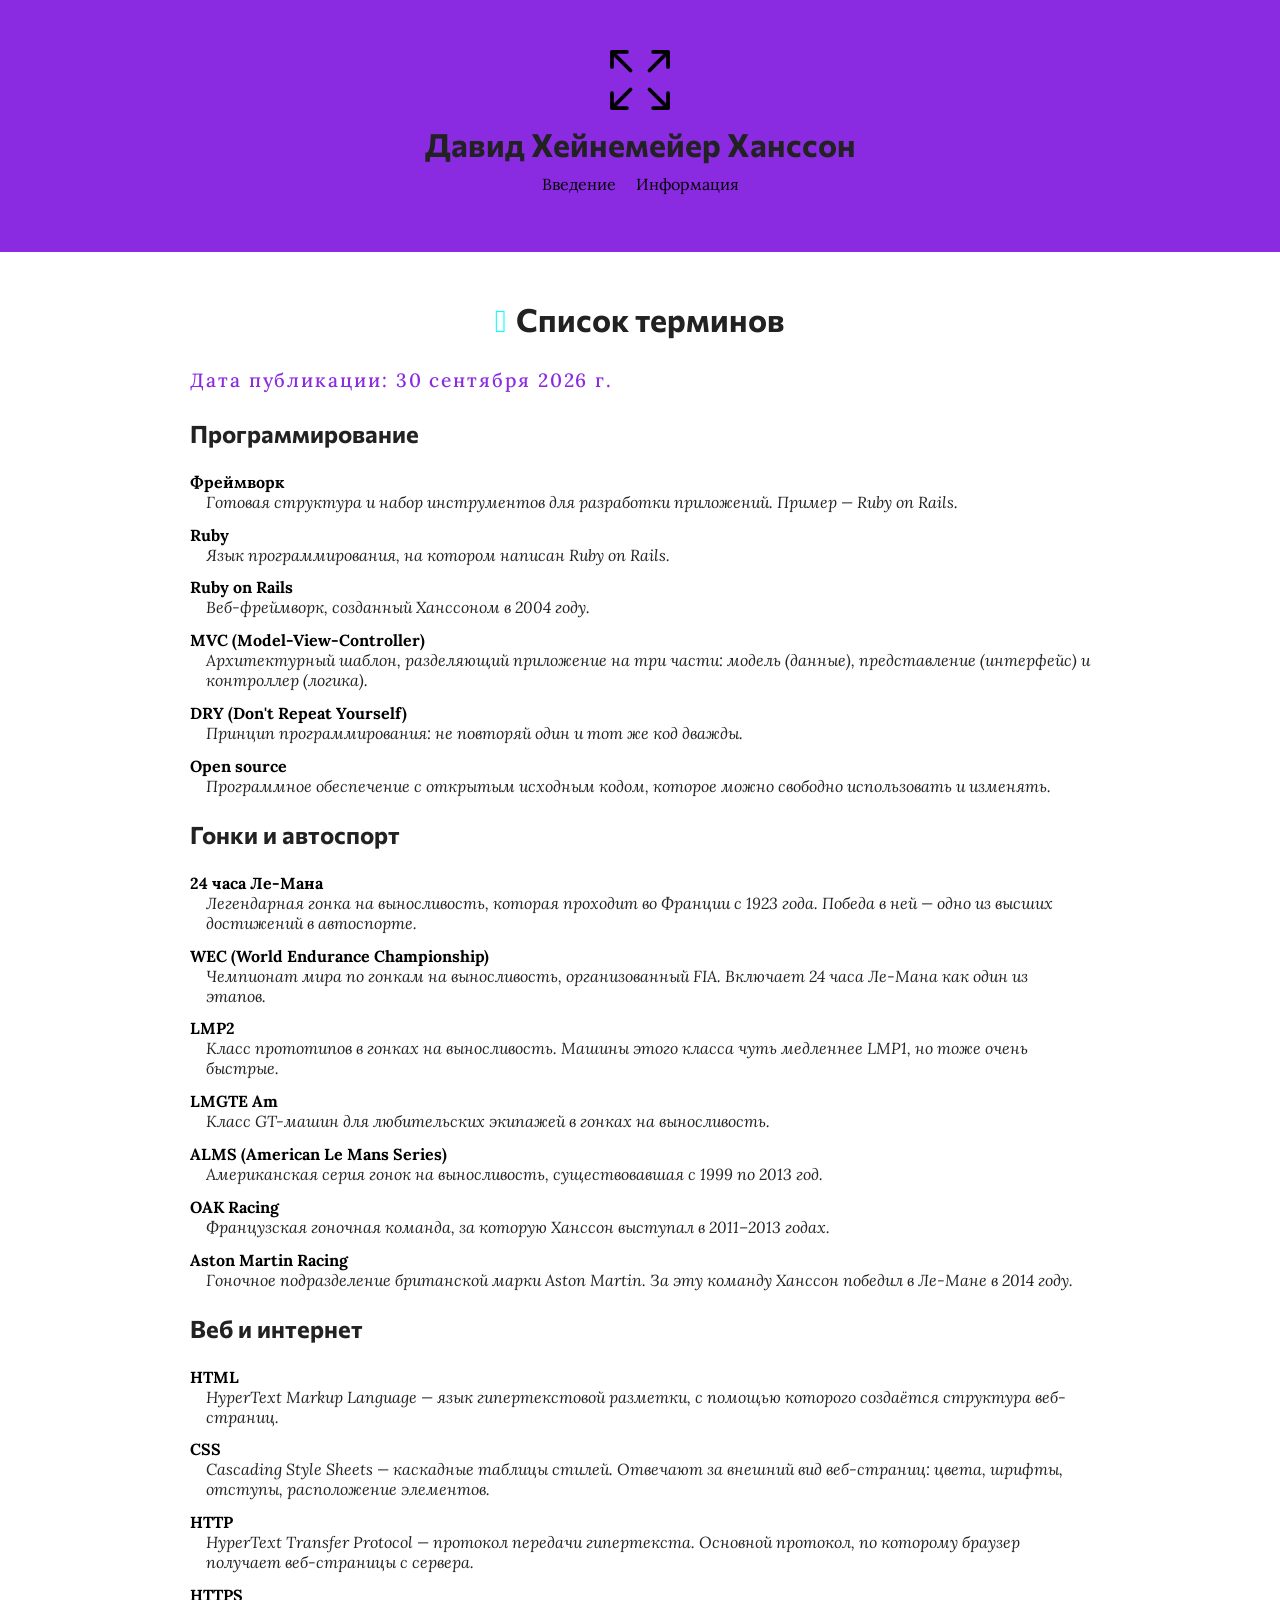
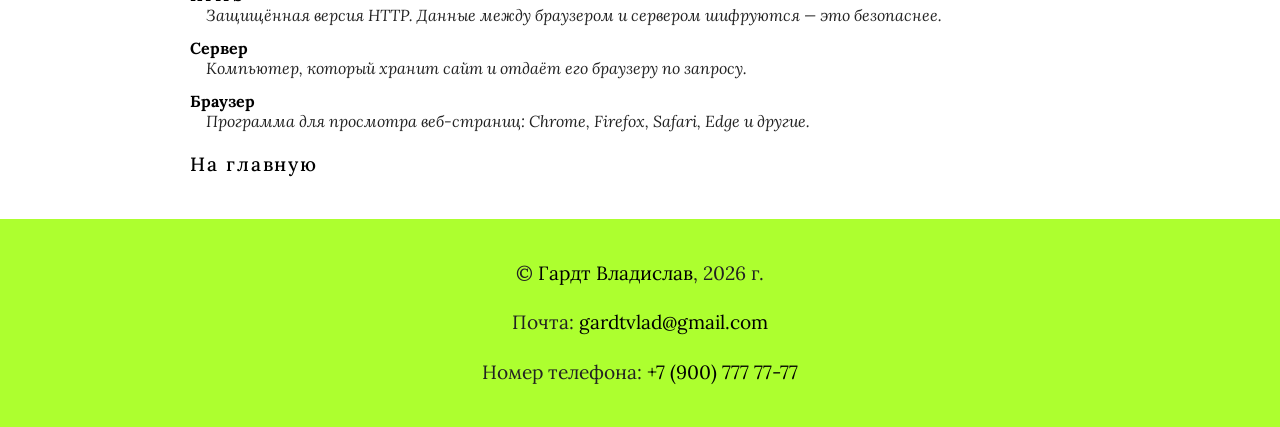
<file: article4.html>
<!DOCTYPE html>
<html lang="ru">

<head>
    <meta charset="UTF-8">
    <meta http-equiv="X-UA-Compatible" content="IE=edge">
    <meta name="viewport" content="width=device-width, initial-scale=1.0, ya-title=#000000, ya-dock=fade">
    <meta name="description"
        content="Список терминов о программировании, гонках и веб-технологиях, связанных с Дэвидом Хейнемейером Ханссоном.">
    <meta name="keywords" content="термины, программирование, фреймворк, гонки, интернет">
    <title>Список терминов — Давид Хейнемейер Ханссон</title>
    <meta property="og:title" content="Список терминов — Давид Хейнемейер Ханссон">
    <meta property="og:site_name" content="Сайт о Давиде Хейнемейере Ханссоне">
    <meta property="og:url" content="https://site.ru/article4.html">
    <meta property="og:description"
        content="Список терминов о программировании, гонках и веб-технологиях, связанных с Дэвидом Хейнемейером Ханссоном.">
    <meta property="og:image" content="https://site.ru/img/share.jpg">
    <!-- Chrome, Firefox OS and Opera -->
    <meta name="theme-color" content="#4285f4">
    <!-- Windows Phone -->
    <meta name="msapplication-navbutton-color" content="#4285f4">
    <!-- iOS Safari -->
    <meta name="apple-mobile-web-app-capable" content="yes">
    <meta name="apple-mobile-web-app-status-bar-style" content="black-translucent">
    <link rel="preconnect" href="https://fonts.googleapis.com">
    <link rel="preconnect" href="https://fonts.gstatic.com" crossorigin>
    <link
        href="https://fonts.googleapis.com/css2?family=Commissioner:wght@100..900&family=Lora:ital,wght@0,400..700;1,400..700&display=swap"
        rel="stylesheet">
    <link rel="stylesheet" href="https://cdnjs.cloudflare.com/ajax/libs/font-awesome/6.5.1/css/all.min.css">
    <link rel="stylesheet" href="css/style.css">
    <link rel="icon" type="image/ico" sizes="32x32" href="img/favicon.ico">
    <link rel="icon" type="image/ico" sizes="16x16" href="img/favicon.ico">
    <link rel="shortcut icon" href="img/favicon.ico">
</head>

<body>
    <header>
        <img class="logo" src="img/logo.svg" alt="Логотип сайта">
        <h1>Давид Хейнемейер Ханссон</h1>
        <nav>
            <ul>
                <li><a href="index.html#about">Введение</a></li>
                <li><a href="index.html#info">Информация</a></li>
            </ul>
        </nav>
    </header>
    <main>
        <article>
            <h2>Список терминов</h2>
            <p>Дата публикации: <time datetime="2026-09-30">30 сентября 2026 г.</time></p>
            <h3>Программирование</h3>
            <dl>
                <dt>Фреймворк</dt>
                <dd>Готовая структура и набор инструментов для разработки приложений. Пример — Ruby on Rails.</dd>

                <dt>Ruby</dt>
                <dd>Язык программирования, на котором написан Ruby on Rails.</dd>

                <dt>Ruby on Rails</dt>
                <dd>Веб-фреймворк, созданный Ханссоном в 2004 году.</dd>

                <dt>MVC (Model-View-Controller)</dt>
                <dd>Архитектурный шаблон, разделяющий приложение на три части: модель (данные), представление
                    (интерфейс) и контроллер (логика).</dd>

                <dt>DRY (Don't Repeat Yourself)</dt>
                <dd>Принцип программирования: не повторяй один и тот же код дважды.</dd>

                <dt>Open source</dt>
                <dd>Программное обеспечение с открытым исходным кодом, которое можно свободно использовать и изменять.
                </dd>
            </dl>
            <h3>Гонки и автоспорт</h3>
            <dl>
                <dt>24 часа Ле-Мана</dt>
                <dd>Легендарная гонка на выносливость, которая проходит во Франции с 1923 года. Победа в ней — одно из
                    высших достижений в автоспорте.</dd>

                <dt>WEC (World Endurance Championship)</dt>
                <dd>Чемпионат мира по гонкам на выносливость, организованный FIA. Включает 24 часа Ле-Мана как один из
                    этапов.</dd>

                <dt>LMP2</dt>
                <dd>Класс прототипов в гонках на выносливость. Машины этого класса чуть медленнее LMP1, но тоже очень
                    быстрые.</dd>

                <dt>LMGTE Am</dt>
                <dd>Класс GT-машин для любительских экипажей в гонках на выносливость.</dd>

                <dt>ALMS (American Le Mans Series)</dt>
                <dd>Американская серия гонок на выносливость, существовавшая с 1999 по 2013 год.</dd>

                <dt>OAK Racing</dt>
                <dd>Французская гоночная команда, за которую Ханссон выступал в 2011–2013 годах.</dd>

                <dt>Aston Martin Racing</dt>
                <dd>Гоночное подразделение британской марки Aston Martin. За эту команду Ханссон победил в Ле-Мане в
                    2014 году.</dd>
            </dl>
            <h3>Веб и интернет</h3>
            <dl>
                <dt>HTML</dt>
                <dd>HyperText Markup Language — язык гипертекстовой разметки, с помощью которого создаётся структура
                    веб-страниц.</dd>

                <dt>CSS</dt>
                <dd>Cascading Style Sheets — каскадные таблицы стилей. Отвечают за внешний вид веб-страниц: цвета,
                    шрифты, отступы, расположение элементов.</dd>

                <dt>HTTP</dt>
                <dd>HyperText Transfer Protocol — протокол передачи гипертекста. Основной протокол, по которому браузер
                    получает веб-страницы с сервера.</dd>

                <dt>HTTPS</dt>
                <dd>Защищённая версия HTTP. Данные между браузером и сервером шифруются — это безопаснее.</dd>

                <dt>Сервер</dt>
                <dd>Компьютер, который хранит сайт и отдаёт его браузеру по запросу.</dd>

                <dt>Браузер</dt>
                <dd>Программа для просмотра веб-страниц: Chrome, Firefox, Safari, Edge и другие.</dd>
            </dl>

            <p><a href="index.html">На главную</a></p>
        </article>
    </main>
    <footer>
        <p>&copy; <a target="_blank" href="https://vk.ru/jordgubbe">Гардт Владислав</a>, 2026 г.</p>
        <p>Почта: <a href="mailto:gardtvlad@gmail.com">gardtvlad@gmail.com</a></p>
        <p>Номер телефона: <a href="tel:+79007777777">+7 (900) 777 77-77</a></p>
    </footer>
</body>

</html>
</file>
<file: css/style.css>
html {
    font-size: 1em;
    font-family: "Lora", Georgia, serif;
}

h1,
h2,
h3,
h4 {
    font-family: "Commissioner", Arial, sans-serif;
}

body {
    margin: 0;
    background-color: white;
    color: #222;
}

a {
    color: black;
    text-decoration: none;
}

a:hover {
    text-decoration: underline;
}

a:focus {
    outline: 3px solid red;
    background-color: white;
}

.articles li:nth-child(even) {
    background-color: white;
}

article p::first-line {
    letter-spacing: 0.1em;
    font-weight: 500;
    color: blueviolet;
}

header {
    background-color: blueviolet;
    text-align: center;
    padding: 50px 20px;
}

header .logo {
    width: 60px;
    height: 60px;
}

header h1 {
    margin: 10px 0;
}

header nav ul {
    list-style: none;
    display: flex;
    gap: 20px;
    justify-content: center;
    padding: 0;
    margin: 0;
}

article {
    max-width: 900px;
    margin: 0 auto;
    padding: 20px 30px;
}

footer {
    background-color: greenyellow;
    padding: 20px;
    text-align: center;
}


.about {
    background-color: grey;
    padding: 20px;
    text-align: center;
    max-width: 900px;
    margin: 0 auto;
}

.articles {
    background-color: aqua;
    padding: 20px;
    max-width: 900px;
    margin: 0 auto;
}


p {
    font-size: 1.2rem;
    line-height: 1.8rem;
    margin-bottom: 1.3rem;
}

p:lang(en) {
    font-style: italic;
    color: blue;
}


main p {
    text-align: justify;
}

h2 {
    font-size: 2rem;
    text-align: center;
}

h3 {
    font-size: 1.5rem;
    margin-top: 1.5rem;
}

ul {
    padding-left: 1.2rem;
}

ul li {
    margin-bottom: 0.5rem;
}

ol {
    padding-left: 1.5rem;
}

ol li {
    margin-bottom: 0.4rem;
}

dt {
    font-weight: bold;
    margin-top: 0.8rem;
    color: black;
}

dd {
    margin-left: 1rem;
    margin-bottom: 0.5rem;
    font-style: italic;
}

img {
    max-width: 100%;
    height: auto;
}

.portrait {
    width: 300px;
    border-radius: 12px;
    margin: 20px 0;
}

figure {
    margin: 2rem auto;
    text-align: center;
    max-width: 400px;
}

figure img {
    border: 3px solid blueviolet;
    border-radius: 10px;
    box-shadow: 0 4px 12px grey;
    display: block;
    margin: 0 auto;
}

figcaption {
    font-style: italic;
    color: #555;
    margin-top: 0.6rem;
    font-size: 1rem;
}

blockquote cite {
    display: block;
    margin-top: 0.8rem;
    font-style: normal;
    font-weight: bold;
    color: black;
}

q {
    color: brown;
    font-style: italic;
}


.toc h3 {
    margin-top: 0;
    font-size: 1.2rem;
    text-align: left;
}

.toc ol {
    padding-left: 1.5rem;
}

#info li:last-child a::before {
    content: "Важно! ";
    background-color: white;
    color: black
}

h2::before {
    content: "\F78F";
    font-family: "bootstrap-icons";
    margin-right: 10px;
    color: aqua;
}

form {
    width: 270px;
    border-radius: 20px;
    padding: 25px;
    background-color: aqua;
    margin: 20px auto;
}

input {
    border: 1px solid darkblue;
    background-color: lightblue;
    padding: 5px;
    color: darkblue;
    border-radius: 4px;
}

input[type=submit] {
    background-color: darkblue;
    color: white;
}

input[type=submit] {
    background-color: blue;
}

input[type=submit] {
    accent-color: red;
}

textarea,
select {
    border: 1px solid darkblue;
    background-color: lightblue;
    padding: 5px;
    color: darkblue;
    border-radius: 4px;
    margin-top: 10px;
}

.about p {
    color: black;
}

img+p {
    margin-top: 30px;
}

table {
    width: 100%;
    border-collapse: collapse;
    margin-top: 20px;
    margin-bottom: 20px;
    font-family: 'Commissioner', sans-serif;
}

table caption {
    font-weight: 700;
    margin-bottom: 10px;
    font-size: 1.1em;
}

th,
td {
    border: 1px solid #ccc;
    padding: 10px;
    text-align: left;
}

th {
    background-color: #f2f2f2;
}

tbody tr:nth-child(even) {
    background-color: #f9f9f9;
}

tbody tr td:first-child {
    font-weight: 600;
    color: #2c3e50;
}

tbody tr:last-child {
    background-color: #eaeaea;
    border-bottom: 2px solid #333;
}

.form_item {
    margin-bottom: 15px;
}

.form_item input[type="text"],
.form_item select,
.form_item textarea {
    width: 100%;
    max-width: 300px;
    box-sizing: border-box;
    margin-top: 5px;
}

#contact-form {
    background-color: #4a008a;
    padding: 20px;
    border-radius: 8px;
    max-width: 350px;
}

#contact-form label {
    color: white;
    font-style: italic;
    font-weight: 600;
    font-size: 14px;
    display: block;
    margin-bottom: 5px;
}

#contact-form input[type="text"],
#contact-form input[type="email"],
#contact-form input[type="tel"],
#contact-form input[type="date"],
#contact-form select,
#contact-form textarea {
    height: 35px;
    width: 250px;
    padding: 5px;
    margin-bottom: 10px;
    border: white solid 1px;
    background-color: #eddfff;
    font-family: inherit;
    color: #333;
    border-radius: 4px;
}

#contact-form textarea {
    height: auto;
    resize: vertical;
}

#contact-form input[type="submit"] {
    background-color: #c9a0dc;
    color: #4a008a;
    border: 2px solid #4a008a;
    padding: 10px 25px;
    text-transform: uppercase;
    font-style: italic;
    font-weight: 700;
    font-size: 14px;
    cursor: pointer;
    font-family: inherit;
    transition: all 0.3s ease;
    margin-top: 10px;
    border-radius: 4px;
}

#contact-form input[type="submit"]:hover {
    background-color: #4a008a;
    color: #c9a0dc;
    border-color: #c9a0dc;
}

#contact-form .checkbox-item {
    display: flex;
    align-items: center;
    gap: 10px;
    margin-bottom: 15px;
}

#contact-form .checkbox-item input[type="checkbox"] {
    margin: 0;
    width: auto;
    height: auto;
}
</file>
